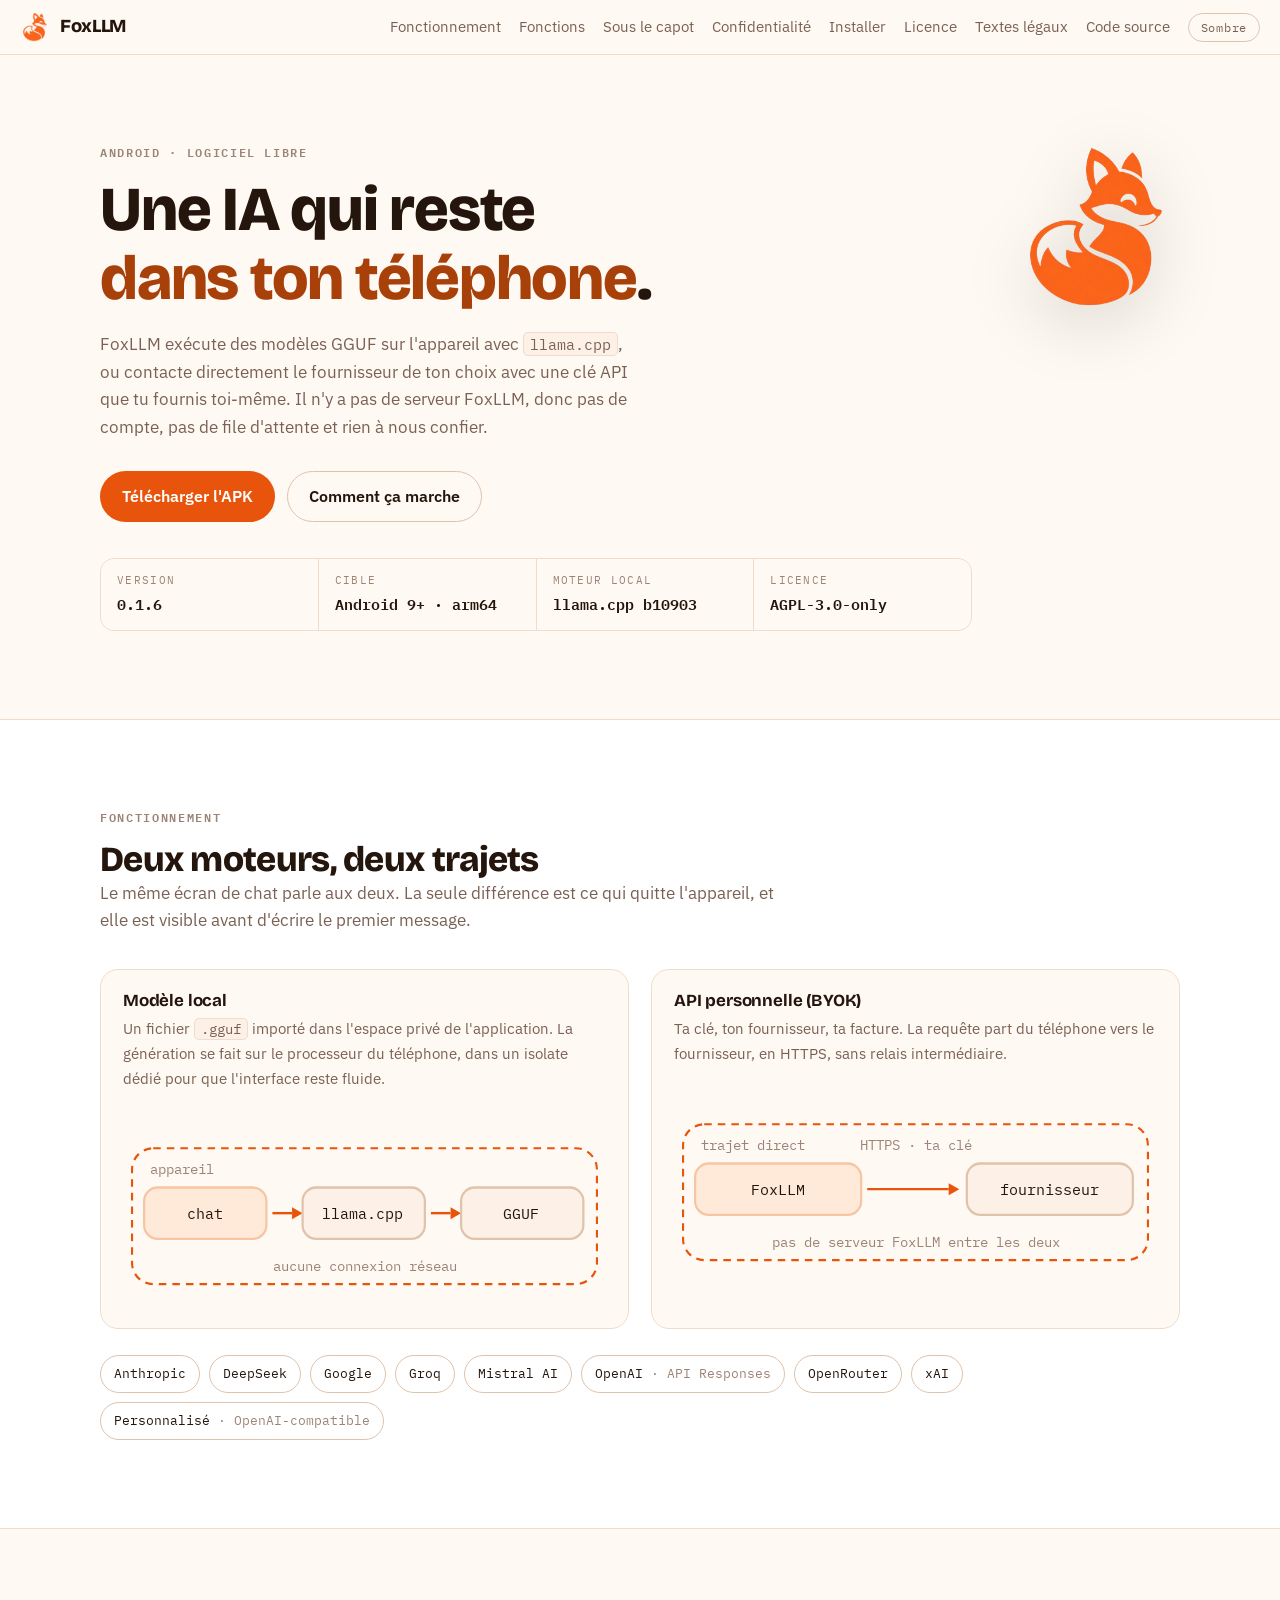
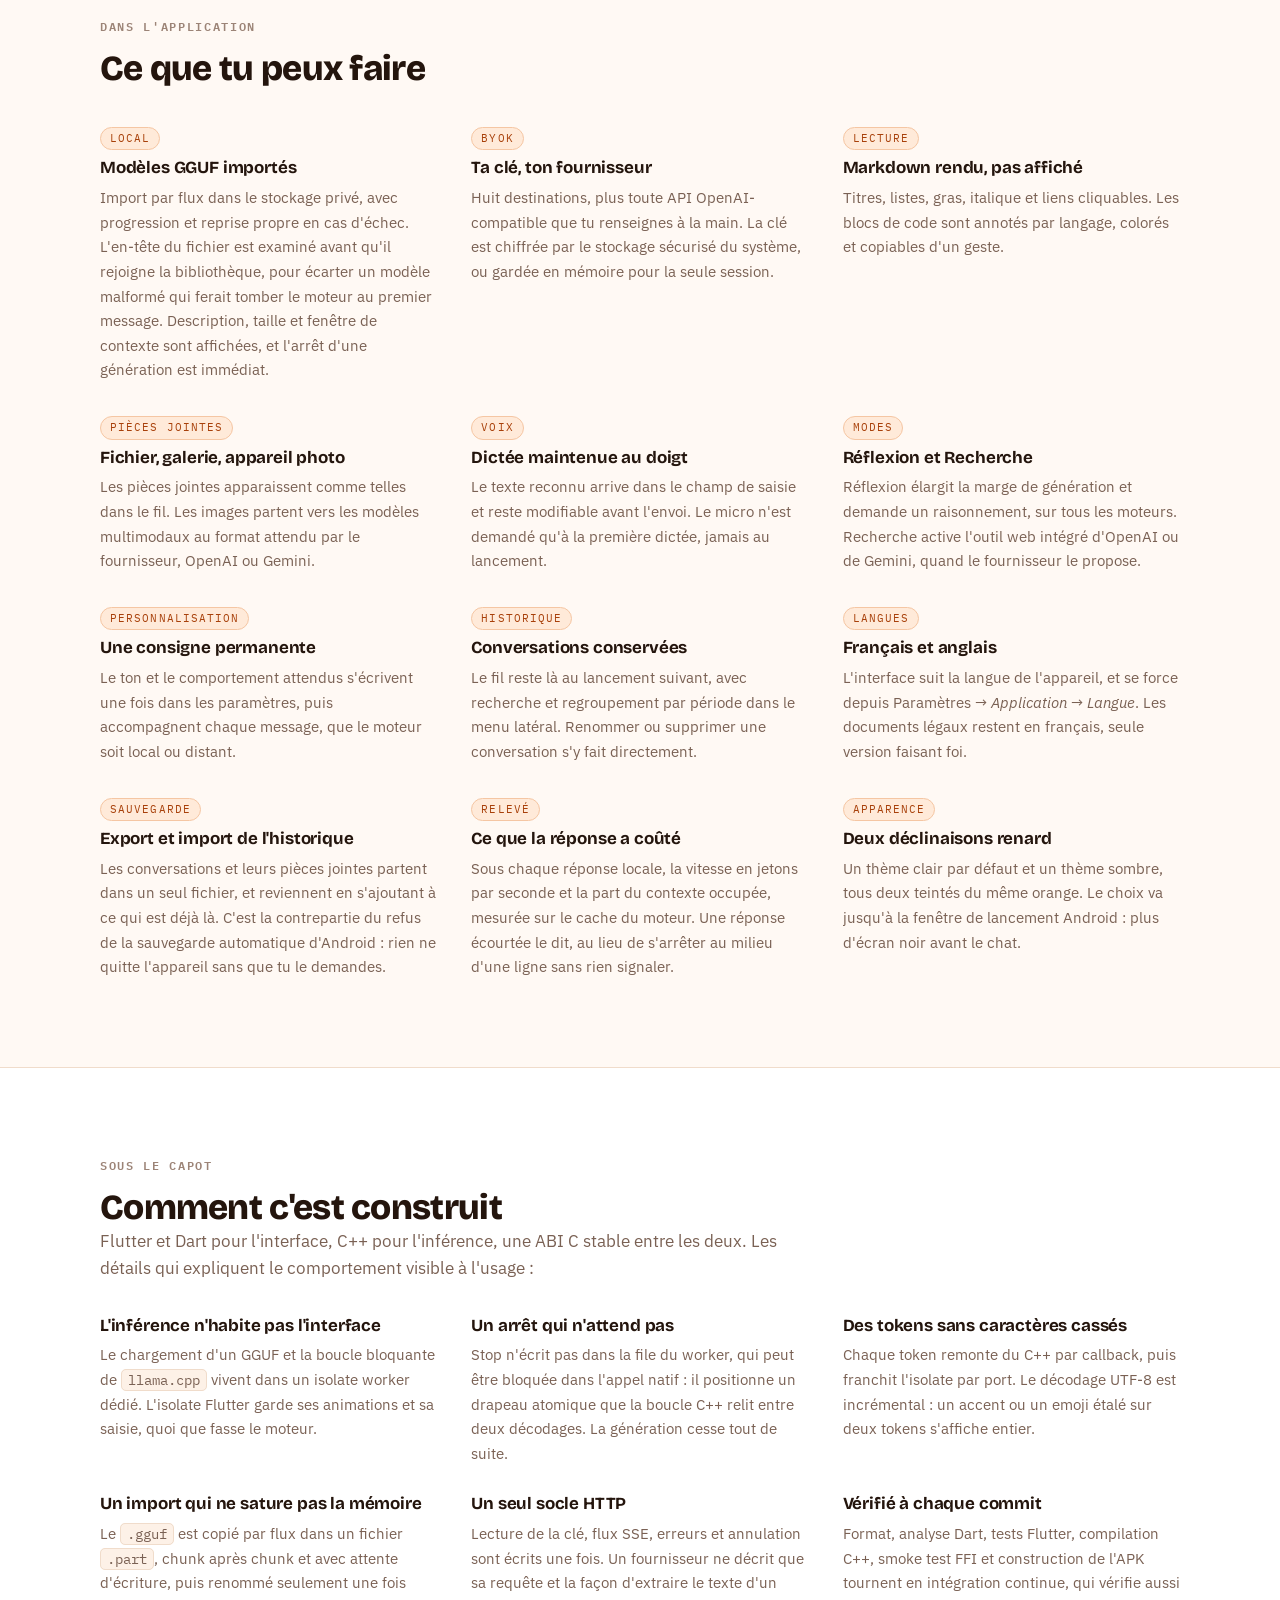
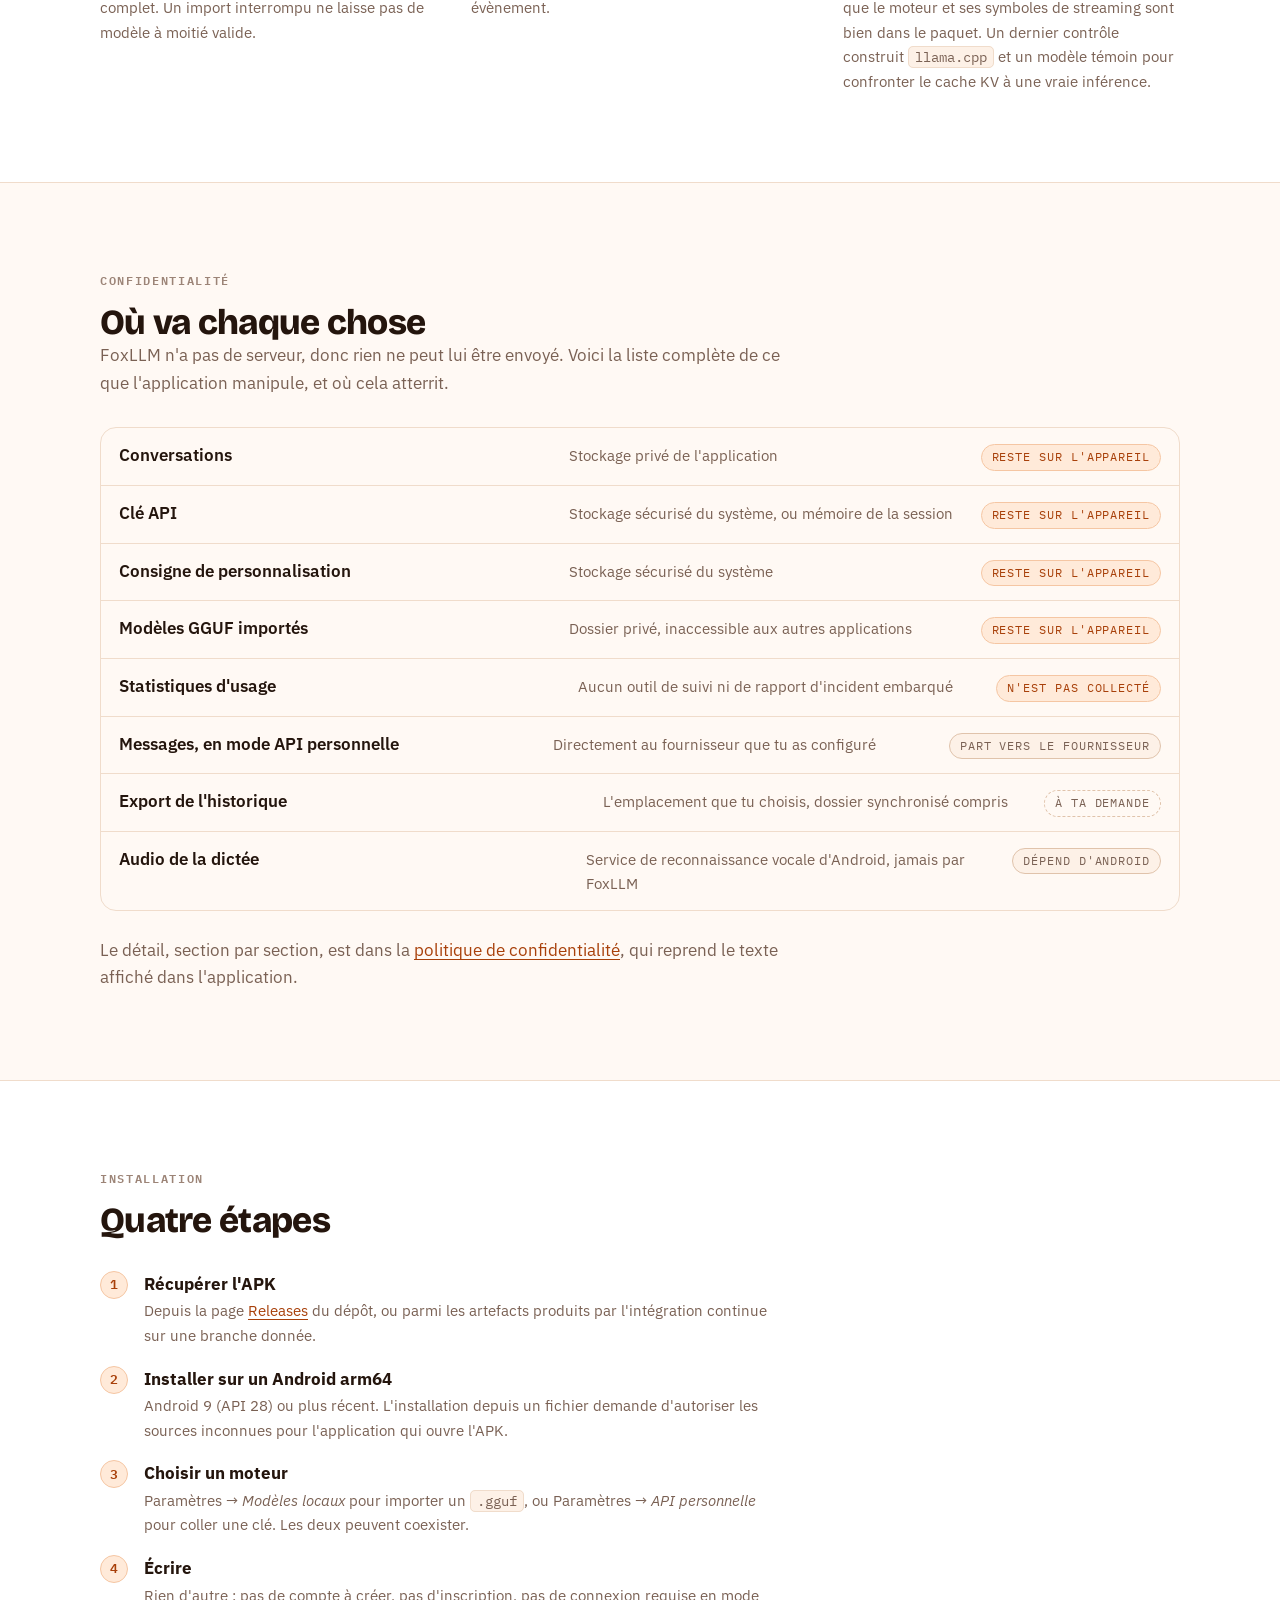
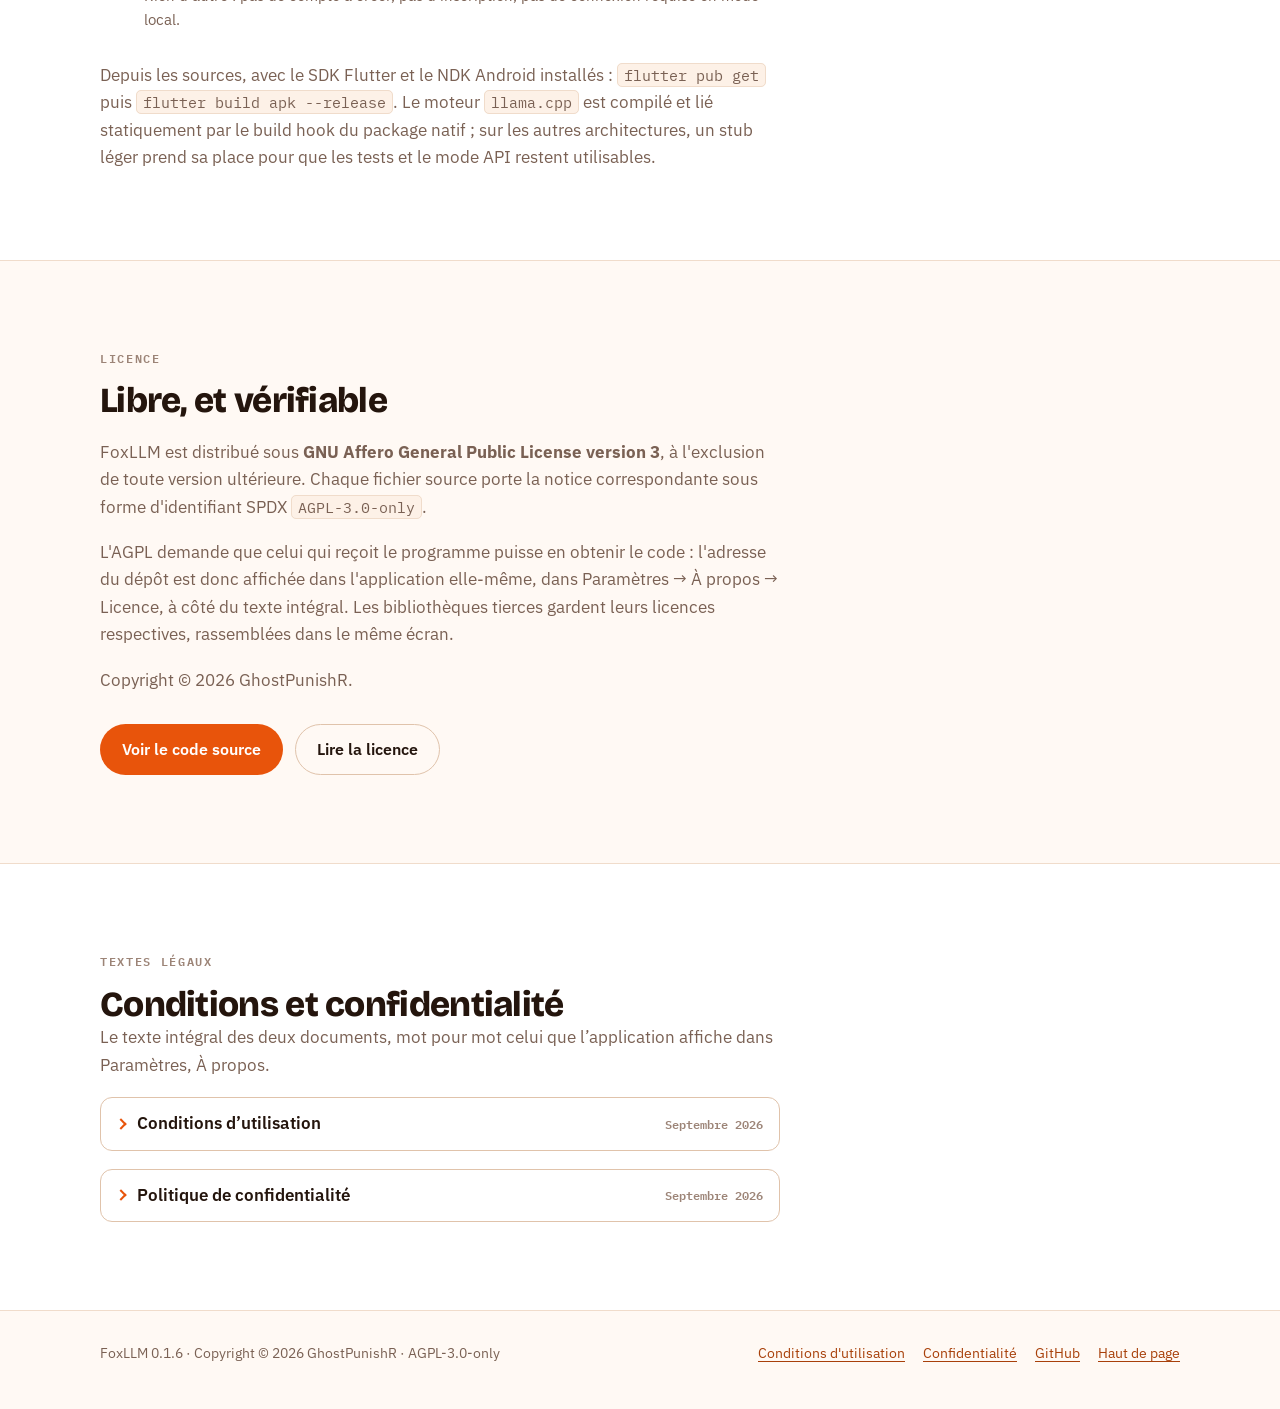
<file: docs/index.html>
<!DOCTYPE html>
<html lang="fr">
  <head>
    <meta charset="utf-8" />
    <meta name="viewport" content="width=device-width, initial-scale=1" />
    <title>FoxLLM, chat IA local pour Android</title>
    <meta
      name="description"
      content="FoxLLM exécute des modèles GGUF directement sur le téléphone, ou parle à ton fournisseur d'API avec ta propre clé. Sans serveur, sans compte, sous licence AGPL v3."
    />
    <link rel="icon" href="fox_logo.png" />
    <meta
      name="theme-color"
      media="(prefers-color-scheme: light)"
      content="#faf7f2"
    />
    <meta
      name="theme-color"
      media="(prefers-color-scheme: dark)"
      content="#0f0b08"
    />
    <meta property="og:type" content="website" />
    <meta property="og:title" content="FoxLLM, chat IA local pour Android" />
    <meta
      property="og:description"
      content="Modèles GGUF exécutés sur le téléphone, ou ta propre clé API. Aucun serveur FoxLLM sur le trajet."
    />
    <meta property="og:image" content="fox_logo.png" />
    <script>
      /* Appliqué avant le premier rendu pour éviter un clignotement de thème. */
      (function () {
        try {
          var saved = localStorage.getItem('foxllm-theme');
          if (saved === 'light' || saved === 'dark') {
            document.documentElement.setAttribute('data-theme', saved);
          }
        } catch (error) {}
      })();
    </script>
    <link rel="preconnect" href="https://fonts.googleapis.com" />
    <link rel="preconnect" href="https://fonts.gstatic.com" crossorigin />
    <link
      rel="stylesheet"
      href="https://fonts.googleapis.com/css2?family=Bricolage+Grotesque:opsz,wght@12..96,700;12..96,800&family=IBM+Plex+Mono:wght@400;600&family=IBM+Plex+Sans:wght@400;600&display=swap"
    />
    <style>
      /* Copyright © 2026 GhostPunishR
         SPDX-License-Identifier: AGPL-3.0-only
         Palette reprise de lib/core/theme/fox_palette.dart : le site et
         l'application montrent les mêmes couleurs. */

      :root {
        color-scheme: light;
        --ground: #fff9f4;
        --raised: #ffffff;
        --sunk: #fdf1e7;
        --ink: #24150d;
        --ink-soft: #7a6154;
        --ink-faint: #9c8477;
        --accent: #e8540b;
        --accent-ink: #a8400a;
        --accent-wash: #ffead9;
        --accent-rule: #f5c6a3;
        --rule: #f0dccb;
        --rule-strong: #e0c3ab;
        --on-accent: #ffffff;

        --display: "Bricolage Grotesque", "Trebuchet MS", sans-serif;
        --body: "IBM Plex Sans", "Segoe UI", system-ui, sans-serif;
        --mono: "IBM Plex Mono", ui-monospace, "Courier New", monospace;

        --spine: 68ch;
        --wide: 1080px;
      }

      @media (prefers-color-scheme: dark) {
        :root:not([data-theme="light"]) {
          color-scheme: dark;
          --ground: #0f0b08;
          --raised: #1a1310;
          --sunk: #241a15;
          --ink: #f7efe9;
          --ink-soft: #b9a79b;
          --ink-faint: #8e7c71;
          --accent: #fc6117;
          --accent-ink: #ff8a4c;
          --accent-wash: #33200f;
          --accent-rule: #5e3a1c;
          --rule: #2e231c;
          --rule-strong: #45332a;
          --on-accent: #1a0e07;
        }
      }

      :root[data-theme="dark"] {
        color-scheme: dark;
        --ground: #0f0b08;
        --raised: #1a1310;
        --sunk: #241a15;
        --ink: #f7efe9;
        --ink-soft: #b9a79b;
        --ink-faint: #8e7c71;
        --accent: #fc6117;
        --accent-ink: #ff8a4c;
        --accent-wash: #33200f;
        --accent-rule: #5e3a1c;
        --rule: #2e231c;
        --rule-strong: #45332a;
        --on-accent: #1a0e07;
      }

      *,
      *::before,
      *::after {
        box-sizing: border-box;
      }

      html {
        scroll-behavior: smooth;
      }

      body {
        margin: 0;
        background: var(--ground);
        color: var(--ink);
        font-family: var(--body);
        font-size: 17px;
        line-height: 1.62;
        -webkit-font-smoothing: antialiased;
      }

      @media (prefers-reduced-motion: reduce) {
        html {
          scroll-behavior: auto;
        }
        *,
        *::before,
        *::after {
          animation-duration: 0.01ms !important;
          transition-duration: 0.01ms !important;
        }
      }

      img {
        max-width: 100%;
        height: auto;
      }

      a {
        color: var(--accent-ink);
        text-decoration-thickness: 1px;
        text-underline-offset: 3px;
      }

      a:hover {
        color: var(--accent);
      }

      :focus-visible {
        outline: 2px solid var(--accent);
        outline-offset: 3px;
        border-radius: 4px;
      }

      h1,
      h2,
      h3 {
        font-family: var(--display);
        font-weight: 800;
        line-height: 1.1;
        letter-spacing: -0.02em;
        text-wrap: balance;
        margin: 0;
      }

      h1 {
        font-size: clamp(2.4rem, 7vw, 3.9rem);
      }

      h2 {
        font-size: clamp(1.6rem, 4.2vw, 2.2rem);
      }

      h3 {
        font-size: 1.06rem;
        font-weight: 700;
        letter-spacing: -0.01em;
      }

      p {
        margin: 0;
      }

      /* ---- ossature ---------------------------------------------------------- */

      .band {
        padding-inline: 20px;
        padding-block: clamp(52px, 9vw, 88px);
        border-top: 1px solid var(--rule);
      }

      .band--raised {
        background: var(--raised);
      }

      .band--first {
        border-top: 0;
      }

      .wrap {
        max-width: var(--wide);
        margin-inline: auto;
      }

      .spine {
        max-width: var(--spine);
      }

      .eyebrow {
        font-family: var(--mono);
        font-size: 0.74rem;
        font-weight: 600;
        letter-spacing: 0.14em;
        text-transform: uppercase;
        color: var(--ink-faint);
        margin: 0 0 14px;
      }

      .lede {
        color: var(--ink-soft);
        font-size: 1.06rem;
        max-width: var(--spine);
      }

      .stack {
        display: flex;
        flex-direction: column;
        gap: 18px;
      }

      .stack--tight {
        gap: 10px;
      }

      .stack--loose {
        gap: 34px;
      }

      /* ---- en-tête ----------------------------------------------------------- */

      .topbar {
        position: sticky;
        top: 0;
        z-index: 10;
        display: flex;
        align-items: center;
        gap: 18px;
        flex-wrap: wrap;
        padding: 12px 20px;
        background: color-mix(in srgb, var(--ground) 88%, transparent);
        backdrop-filter: blur(10px);
        border-bottom: 1px solid var(--rule);
      }

      .brand {
        display: flex;
        align-items: center;
        gap: 10px;
        font-family: var(--display);
        font-weight: 800;
        font-size: 1.15rem;
        letter-spacing: -0.02em;
        color: var(--ink);
        text-decoration: none;
      }

      .brand img {
        width: 30px;
        height: 30px;
      }

      .topnav {
        display: flex;
        align-items: center;
        gap: 4px 18px;
        flex-wrap: wrap;
        margin-inline-start: auto;
        font-size: 0.94rem;
      }

      /* La section en cours de lecture se marque dans la barre : sur une page
         de cette longueur, savoir où l'on est vaut mieux qu'un fil d'Ariane
         qu'il faudrait lire. */
      .topnav a[aria-current="true"] {
        color: var(--accent);
        font-weight: 600;
      }

      /* La barre est collante : sans cette marge, une ancre dépose le titre
         visé derrière elle. La hauteur réelle est mesurée au chargement, la
         valeur ici n'est qu'un repli. */
      [id] {
        scroll-margin-top: calc(var(--bar, 64px) + 16px);
      }

      /* La bande qu'une ancre vient d'atteindre se signale un instant, sinon
         rien ne distingue un saut réussi d'un saut manqué. */
      .band:target {
        box-shadow: inset 3px 0 0 var(--accent);
      }

      .legal:target > summary {
        border-color: var(--accent);
      }

      .topnav a {
        color: var(--ink-soft);
        text-decoration: none;
      }

      .topnav a:hover {
        color: var(--accent);
      }

      .theme-toggle {
        display: inline-flex;
        align-items: center;
        gap: 7px;
        padding: 6px 12px;
        font-family: var(--mono);
        font-size: 0.76rem;
        letter-spacing: 0.06em;
        color: var(--ink-soft);
        background: transparent;
        border: 1px solid var(--rule-strong);
        border-radius: 999px;
        cursor: pointer;
      }

      .theme-toggle:hover {
        color: var(--accent);
        border-color: var(--accent-rule);
      }

      /* ---- héros ------------------------------------------------------------- */

      .hero {
        display: grid;
        grid-template-columns: minmax(0, 1fr) auto;
        gap: 40px;
        align-items: start;
      }

      .hero__mark {
        width: clamp(96px, 16vw, 168px);
        height: auto;
        filter: drop-shadow(0 14px 34px rgb(0 0 0 / 0.16));
      }

      .hero h1 {
        margin-bottom: 18px;
      }

      .hero__claim {
        color: var(--accent-ink);
      }

      .hero p {
        max-width: 54ch;
      }

      .cta-row {
        display: flex;
        flex-wrap: wrap;
        gap: 12px;
        margin-top: 30px;
      }

      .button {
        display: inline-flex;
        align-items: center;
        gap: 9px;
        padding: 12px 21px;
        border-radius: 999px;
        font-weight: 600;
        font-size: 0.97rem;
        text-decoration: none;
        border: 1px solid transparent;
      }

      .button--solid {
        background: var(--accent);
        color: var(--on-accent);
      }

      .button--solid:hover {
        color: var(--on-accent);
        filter: brightness(1.07);
      }

      .button--ghost {
        border-color: var(--rule-strong);
        color: var(--ink);
      }

      .button--ghost:hover {
        border-color: var(--accent-rule);
        color: var(--accent);
      }

      /* Fiche technique : les chiffres réels du moteur, à la façon d'un cartouche
         de firmware plutôt que d'un argumentaire. */
      .specsheet {
        margin: 36px 0 0;
        display: grid;
        grid-template-columns: repeat(auto-fit, minmax(150px, 1fr));
        gap: 1px;
        background: var(--rule);
        border: 1px solid var(--rule);
        border-radius: 14px;
        overflow: hidden;
      }

      .specsheet div {
        background: var(--ground);
        padding: 13px 16px;
      }

      /* Le navigateur retrait les <dd> : la fiche technique aligne tout à gauche. */
      .specsheet dd {
        margin-inline-start: 0;
      }

      .band--raised .specsheet div {
        background: var(--raised);
      }

      .specsheet dt,
      .spec__key {
        font-family: var(--mono);
        font-size: 0.68rem;
        letter-spacing: 0.12em;
        text-transform: uppercase;
        color: var(--ink-faint);
      }

      .spec__value {
        font-family: var(--mono);
        font-size: 0.92rem;
        font-weight: 600;
        color: var(--ink);
        margin-top: 3px;
        overflow-wrap: anywhere;
      }

      /* ---- schéma des flux --------------------------------------------------- */

      .flows {
        display: grid;
        grid-template-columns: repeat(auto-fit, minmax(310px, 1fr));
        gap: 22px;
        margin-top: 34px;
      }

      .flow {
        border: 1px solid var(--rule);
        border-radius: 18px;
        padding: 22px;
        background: var(--raised);
      }

      .band--raised .flow {
        background: var(--ground);
      }

      .flow h3 {
        margin-bottom: 6px;
      }

      .flow p {
        color: var(--ink-soft);
        font-size: 0.95rem;
      }

      .flow svg {
        width: 100%;
        height: auto;
        margin: 16px 0 4px;
        display: block;
      }

      .svg-box {
        fill: var(--sunk);
        stroke: var(--rule-strong);
        stroke-width: 1.5;
      }

      .svg-box--accent {
        fill: var(--accent-wash);
        stroke: var(--accent-rule);
      }

      .svg-label {
        font-family: var(--mono);
        font-size: 10px;
        fill: var(--ink);
      }

      .svg-note {
        font-family: var(--mono);
        font-size: 9px;
        fill: var(--ink-faint);
      }

      .svg-arrow {
        stroke: var(--accent);
        stroke-width: 1.6;
        fill: none;
      }

      .svg-arrow-head {
        fill: var(--accent);
      }

      .svg-fence {
        fill: none;
        stroke: var(--accent);
        stroke-width: 1.4;
        stroke-dasharray: 5 4;
      }

      /* ---- fonctionnalités --------------------------------------------------- */

      .features {
        display: grid;
        grid-template-columns: repeat(auto-fit, minmax(260px, 1fr));
        gap: 30px 34px;
        margin-top: 34px;
      }

      .feature h3 {
        margin-bottom: 7px;
      }

      .feature p {
        color: var(--ink-soft);
        font-size: 0.95rem;
      }

      .feature__tag {
        display: inline-block;
        font-family: var(--mono);
        font-size: 0.68rem;
        letter-spacing: 0.1em;
        text-transform: uppercase;
        color: var(--accent-ink);
        background: var(--accent-wash);
        border: 1px solid var(--accent-rule);
        border-radius: 999px;
        padding: 2px 9px;
        margin-bottom: 9px;
      }

      /* ---- registre de confidentialité --------------------------------------- */

      .ledger {
        margin-top: 30px;
        border: 1px solid var(--rule);
        border-radius: 16px;
        overflow: hidden;
      }

      .ledger__row {
        display: grid;
        grid-template-columns: minmax(0, 1.1fr) minmax(0, 1fr) auto;
        gap: 4px 18px;
        align-items: baseline;
        padding: 14px 18px;
        border-top: 1px solid var(--rule);
      }

      .ledger__row:first-child {
        border-top: 0;
      }

      .ledger__what {
        font-weight: 600;
      }

      .ledger__where {
        color: var(--ink-soft);
        font-size: 0.93rem;
      }

      .verdict {
        font-family: var(--mono);
        font-size: 0.72rem;
        letter-spacing: 0.08em;
        text-transform: uppercase;
        padding: 3px 10px;
        border-radius: 999px;
        white-space: nowrap;
        justify-self: start;
      }

      .verdict--stays {
        color: var(--accent-ink);
        background: var(--accent-wash);
        border: 1px solid var(--accent-rule);
      }

      .verdict--leaves {
        color: var(--ink-soft);
        background: var(--sunk);
        border: 1px solid var(--rule-strong);
      }

      /* Un geste que l'utilisateur déclenche lui-même : l'application ne le retient
         pas, et ne l'envoie nulle part de sa propre initiative. Le trait discontinu
         dit cette troisième situation sans emprunter la couleur des deux autres. */
      .verdict--asked {
        color: var(--ink-soft);
        background: transparent;
        border: 1px dashed var(--rule-strong);
      }

      @media (max-width: 620px) {
        .ledger__row {
          grid-template-columns: minmax(0, 1fr);
        }
      }

      /* ---- fournisseurs ------------------------------------------------------ */

      .providers {
        display: flex;
        flex-wrap: wrap;
        gap: 9px;
        margin-top: 26px;
      }

      .provider {
        font-family: var(--mono);
        font-size: 0.84rem;
        padding: 7px 13px;
        border: 1px solid var(--rule-strong);
        border-radius: 999px;
        color: var(--ink);
      }

      .provider span {
        color: var(--ink-faint);
      }

      /* ---- étapes ------------------------------------------------------------ */

      .steps {
        counter-reset: step;
        list-style: none;
        padding: 0;
        margin: 30px 0 0;
        display: grid;
        gap: 18px;
        max-width: var(--spine);
      }

      .steps li {
        counter-increment: step;
        display: grid;
        grid-template-columns: auto minmax(0, 1fr);
        gap: 16px;
        align-items: start;
      }

      .steps li::before {
        content: counter(step);
        font-family: var(--mono);
        font-size: 0.82rem;
        font-weight: 600;
        color: var(--accent-ink);
        background: var(--accent-wash);
        border: 1px solid var(--accent-rule);
        border-radius: 999px;
        width: 28px;
        height: 28px;
        display: grid;
        place-items: center;
      }

      .steps strong {
        display: block;
      }

      .steps p {
        color: var(--ink-soft);
        font-size: 0.95rem;
      }

      code {
        font-family: var(--mono);
        font-size: 0.9em;
        background: var(--sunk);
        border: 1px solid var(--rule);
        border-radius: 5px;
        padding: 1px 6px;
        overflow-wrap: anywhere;
      }

      /* ---- documents légaux -------------------------------------------------- */

      .legal {
        max-width: var(--spine);
      }

      /* Les documents légaux sont devenus des sections de la page d'accueil. Leur
         titre est celui de la bande, comme partout ailleurs ; seules leurs propres
         sections vivent ici, descendues d'un cran pour que la page garde un seul
         `h1`. Le bloc n'emporte pas de marge automatique : il s'aligne à gauche
         avec le reste de la bande, au lieu de se centrer tout seul. */
      /* Un dépliant, pas un mur : les deux documents pesaient la moitié de la page
   et repoussaient le pied hors de portée. Le texte reste dans la page, à un
   geste de lecture, et l'ancre qui le vise l'ouvre. */
.legal {
        margin-top: 18px;
      }

      .legal > summary {
        cursor: pointer;
        display: flex;
        align-items: center;
        gap: 12px;
        padding: 12px 16px;
        border: 1px solid var(--rule-strong);
        border-radius: 12px;
        background: var(--raised);
        color: var(--ink);
        font-weight: 600;
        list-style: none;
        transition: border-color 0.15s ease, color 0.15s ease;
      }

      .legal > summary::-webkit-details-marker {
        display: none;
      }

      /* Le chevron tourne quand le dépliant s'ouvre : c'est le seul indice
         qui dise dans quel sens l'action va. */
      .legal > summary::before {
        content: "";
        width: 8px;
        height: 8px;
        border-right: 2px solid var(--accent);
        border-bottom: 2px solid var(--accent);
        transform: rotate(-45deg);
        transition: transform 0.18s ease;
      }

      .legal[open] > summary::before {
        transform: rotate(45deg);
      }

      .legal > summary:hover {
        border-color: var(--accent);
        color: var(--accent);
      }

      /* La date pousse au bout de la rangée : elle date le document, elle ne
         le nomme pas. */
      .legal > summary .updated {
        margin-top: 0;
        margin-inline-start: auto;
        text-align: end;
      }

      .legal section {
        margin-top: 34px;
      }

      .legal h3 {
        font-size: 1.25rem;
        margin-bottom: 10px;
      }

      .legal p + p {
        margin-top: 12px;
      }

      .legal p {
        color: var(--ink-soft);
      }

      .updated {
        font-family: var(--mono);
        font-size: 0.78rem;
        color: var(--ink-faint);
        /* Le titre de bande n'a pas de marge basse : la date la porte elle-même,
           sinon elle se colle au titre qu'elle date. */
        margin-top: 12px;
      }

      /* ---- pied -------------------------------------------------------------- */

      .foot {
        border-top: 1px solid var(--rule);
        padding: 30px 20px 44px;
        color: var(--ink-soft);
        font-size: 0.9rem;
      }

      .foot__inner {
        max-width: var(--wide);
        margin-inline: auto;
        display: flex;
        flex-wrap: wrap;
        gap: 10px 26px;
        align-items: baseline;
      }

      .foot nav {
        display: flex;
        flex-wrap: wrap;
        gap: 18px;
        margin-inline-start: auto;
      }

      @media (max-width: 720px) {
        .hero {
          grid-template-columns: minmax(0, 1fr);
          gap: 24px;
        }
        .hero__mark {
          order: -1;
        }
        .topnav {
          flex-wrap: nowrap;
          gap: 16px;
          /* Indispensable pour qu'un enfant flexible accepte de rétrécir en
             dessous de la largeur de son contenu, et donc de défiler. */
          min-width: 0;
          overflow-x: auto;
          scrollbar-width: none;
          padding-block: 4px;
        }

        .topnav::-webkit-scrollbar {
          display: none;
        }

        .topnav a {
          white-space: nowrap;
        }

        .topbar {
          flex-wrap: nowrap;
          gap: 12px;
        }

        /* Seuls les liens rétrécissent et défilent. Sans cela, le nom du
           projet et la bascule se comprimaient aussi, et leur texte passait
           sous celui du voisin. */
        .brand,
        .theme-toggle {
          flex: 0 0 auto;
        }

        /* Un voile à droite dit qu'il reste des liens au delà du bord, ce
           qu'une liste coupée net ne dit pas. */
        .topnav {
          mask-image: linear-gradient(
            to right,
            #000 calc(100% - 28px),
            transparent
          );
        }
      }
    </style>
  </head>
  <body id="haut">
    <header class="topbar">
      <a class="brand" href="./">
        <img src="fox_logo.png" alt="" width="30" height="30" />
        FoxLLM
      </a>
      <nav class="topnav" aria-label="Sections">
        <a href="#fonctionnement">Fonctionnement</a>
        <a href="#fonctions">Fonctions</a>
        <a href="#technique">Sous le capot</a>
        <a href="#confidentialite">Confidentialité</a>
        <a href="#installer">Installer</a>
        <a href="#licence">Licence</a>
        <a href="#legal">Textes légaux</a>
        <a href="https://github.com/GhostPunishR/FoxLLM">Code source</a>
      </nav>
      <button class="theme-toggle" id="theme-toggle" type="button">
        <span data-theme-label>Sombre</span>
      </button>
    </header>

    <main>
      <section class="band band--first">
        <div class="wrap hero">
          <div>
            <p class="eyebrow">Android · logiciel libre</p>
            <h1>
              Une IA qui reste
              <span class="hero__claim">dans ton téléphone</span>.
            </h1>
            <p class="lede">
              FoxLLM exécute des modèles GGUF sur l'appareil avec
              <code>llama.cpp</code>, ou contacte directement le fournisseur de
              ton choix avec une clé API que tu fournis toi-même. Il n'y a pas
              de serveur FoxLLM, donc pas de compte, pas de file d'attente et
              rien à nous confier.
            </p>
            <div class="cta-row">
              <a
                class="button button--solid"
                href="https://github.com/GhostPunishR/FoxLLM/releases"
                >Télécharger l'APK</a
              >
              <a class="button button--ghost" href="#fonctionnement"
                >Comment ça marche</a
              >
            </div>
            <dl class="specsheet">
              <div>
                <dt>Version</dt>
                <dd class="spec__value">0.1.6</dd>
              </div>
              <div>
                <dt>Cible</dt>
                <dd class="spec__value">Android 9+ · arm64</dd>
              </div>
              <div>
                <dt>Moteur local</dt>
                <dd class="spec__value">llama.cpp b10903</dd>
              </div>
              <div>
                <dt>Licence</dt>
                <dd class="spec__value">AGPL-3.0-only</dd>
              </div>
            </dl>
          </div>
          <img
            class="hero__mark"
            src="fox_logo.png"
            alt="Logo de FoxLLM : une tête de renard orange"
            width="576"
            height="576"
          />
        </div>
      </section>

      <section class="band band--raised" id="fonctionnement">
        <div class="wrap">
          <p class="eyebrow">Fonctionnement</p>
          <h2>Deux moteurs, deux trajets</h2>
          <p class="lede">
            Le même écran de chat parle aux deux. La seule différence est ce qui
            quitte l'appareil, et elle est visible avant d'écrire le premier
            message.
          </p>

          <div class="flows">
            <article class="flow">
              <h3>Modèle local</h3>
              <p>
                Un fichier <code>.gguf</code> importé dans l'espace privé de
                l'application. La génération se fait sur le processeur du
                téléphone, dans un isolate dédié pour que l'interface reste
                fluide.
              </p>
              <svg viewBox="0 0 320 130" role="img" aria-label="Le chat, llama.cpp et le modèle GGUF sont tous sur l'appareil ; aucune connexion réseau n'est utilisée.">
                <rect class="svg-fence" x="6" y="28" width="308" height="90" rx="14" />
                <text class="svg-note" x="18" y="45">appareil</text>
                <rect class="svg-box svg-box--accent" x="14" y="54" width="81" height="34" rx="9" />
                <text class="svg-label" x="54" y="75" text-anchor="middle">chat</text>
                <path class="svg-arrow" d="M99 71 H112" />
                <polygon class="svg-arrow-head" points="112,67 119,71 112,75" />
                <rect class="svg-box" x="119" y="54" width="81" height="34" rx="9" />
                <text class="svg-label" x="159" y="75" text-anchor="middle">llama.cpp</text>
                <path class="svg-arrow" d="M204 71 H217" />
                <polygon class="svg-arrow-head" points="217,67 224,71 217,75" />
                <rect class="svg-box" x="224" y="54" width="81" height="34" rx="9" />
                <text class="svg-label" x="264" y="75" text-anchor="middle">GGUF</text>
                <text class="svg-note" x="160" y="109" text-anchor="middle">
                  aucune connexion réseau
                </text>
              </svg>
            </article>

            <article class="flow">
              <h3>API personnelle (BYOK)</h3>
              <p>
                Ta clé, ton fournisseur, ta facture. La requête part du
                téléphone vers le fournisseur, en HTTPS, sans relais
                intermédiaire.
              </p>
              <svg viewBox="0 0 320 130" role="img" aria-label="FoxLLM reste sur l'appareil et contacte directement le fournisseur d'API en HTTPS ; aucun serveur FoxLLM n'est sur le trajet.">
                <rect class="svg-fence" x="6" y="28" width="308" height="90" rx="14" />
                <text class="svg-note" x="18" y="45">trajet direct</text>
                <rect class="svg-box svg-box--accent" x="14" y="54" width="110" height="34" rx="9" />
                <text class="svg-label" x="69" y="75" text-anchor="middle">FoxLLM</text>
                <text class="svg-note" x="160" y="45" text-anchor="middle">HTTPS · ta clé</text>
                <path class="svg-arrow" d="M128 71 H182" />
                <polygon class="svg-arrow-head" points="182,67 189,71 182,75" />
                <rect class="svg-box" x="194" y="54" width="110" height="34" rx="9" />
                <text class="svg-label" x="249" y="75" text-anchor="middle">fournisseur</text>
                <text class="svg-note" x="160" y="109" text-anchor="middle">
                  pas de serveur FoxLLM entre les deux
                </text>
              </svg>
            </article>
          </div>

          <div class="providers">
            <span class="provider">Anthropic</span>
            <span class="provider">DeepSeek</span>
            <span class="provider">Google</span>
            <span class="provider">Groq</span>
            <span class="provider">Mistral AI</span>
            <span class="provider">OpenAI <span>· API Responses</span></span>
            <span class="provider">OpenRouter</span>
            <span class="provider">xAI</span>
            <span class="provider">Personnalisé <span>· OpenAI-compatible</span></span>
          </div>
        </div>
      </section>

      <section class="band" id="fonctions">
        <div class="wrap">
          <p class="eyebrow">Dans l'application</p>
          <h2>Ce que tu peux faire</h2>

          <div class="features">
            <article class="feature">
              <span class="feature__tag">Local</span>
              <h3>Modèles GGUF importés</h3>
              <p>
                Import par flux dans le stockage privé, avec progression et
                reprise propre en cas d'échec. L'en-tête du fichier est examiné
                avant qu'il rejoigne la bibliothèque, pour écarter un modèle
                malformé qui ferait tomber le moteur au premier message.
                Description, taille et fenêtre de contexte sont affichées, et
                l'arrêt d'une génération est immédiat.
              </p>
            </article>
            <article class="feature">
              <span class="feature__tag">BYOK</span>
              <h3>Ta clé, ton fournisseur</h3>
              <p>
                Huit destinations, plus toute API OpenAI-compatible que tu
                renseignes à la main. La clé est chiffrée par le stockage
                sécurisé du système, ou gardée en mémoire pour la seule session.
              </p>
            </article>
            <article class="feature">
              <span class="feature__tag">Lecture</span>
              <h3>Markdown rendu, pas affiché</h3>
              <p>
                Titres, listes, gras, italique et liens cliquables. Les blocs de
                code sont annotés par langage, colorés et copiables d'un geste.
              </p>
            </article>
            <article class="feature">
              <span class="feature__tag">Pièces jointes</span>
              <h3>Fichier, galerie, appareil photo</h3>
              <p>
                Les pièces jointes apparaissent comme telles dans le fil. Les
                images partent vers les modèles multimodaux au format attendu
                par le fournisseur, OpenAI ou Gemini.
              </p>
            </article>
            <article class="feature">
              <span class="feature__tag">Voix</span>
              <h3>Dictée maintenue au doigt</h3>
              <p>
                Le texte reconnu arrive dans le champ de saisie et reste
                modifiable avant l'envoi. Le micro n'est demandé qu'à la
                première dictée, jamais au lancement.
              </p>
            </article>
            <article class="feature">
              <span class="feature__tag">Modes</span>
              <h3>Réflexion et Recherche</h3>
              <p>
                Réflexion élargit la marge de génération et demande un
                raisonnement, sur tous les moteurs. Recherche active l'outil web
                intégré d'OpenAI ou de Gemini, quand le fournisseur le propose.
              </p>
            </article>
            <article class="feature">
              <span class="feature__tag">Personnalisation</span>
              <h3>Une consigne permanente</h3>
              <p>
                Le ton et le comportement attendus s'écrivent une fois dans les
                paramètres, puis accompagnent chaque message, que le moteur soit
                local ou distant.
              </p>
            </article>
            <article class="feature">
              <span class="feature__tag">Historique</span>
              <h3>Conversations conservées</h3>
              <p>
                Le fil reste là au lancement suivant, avec recherche et
                regroupement par période dans le menu latéral. Renommer ou
                supprimer une conversation s'y fait directement.
              </p>
            </article>
            <article class="feature">
              <span class="feature__tag">Langues</span>
              <h3>Français et anglais</h3>
              <p>
                L'interface suit la langue de l'appareil, et se force depuis
                Paramètres → <em>Application</em> → <em>Langue</em>. Les
                documents légaux restent en français, seule version faisant
                foi.
              </p>
            </article>
            <article class="feature">
              <span class="feature__tag">Sauvegarde</span>
              <h3>Export et import de l'historique</h3>
              <p>
                Les conversations et leurs pièces jointes partent dans un seul
                fichier, et reviennent en s'ajoutant à ce qui est déjà là.
                C'est la contrepartie du refus de la sauvegarde automatique
                d'Android : rien ne quitte l'appareil sans que tu le demandes.
              </p>
            </article>
            <article class="feature">
              <span class="feature__tag">Relevé</span>
              <h3>Ce que la réponse a coûté</h3>
              <p>
                Sous chaque réponse locale, la vitesse en jetons par seconde et
                la part du contexte occupée, mesurée sur le cache du moteur.
                Une réponse écourtée le dit, au lieu de s'arrêter au milieu
                d'une ligne sans rien signaler.
              </p>
            </article>
            <article class="feature">
              <span class="feature__tag">Apparence</span>
              <h3>Deux déclinaisons renard</h3>
              <p>
                Un thème clair par défaut et un thème sombre, tous deux teintés
                du même orange. Le choix va jusqu'à la fenêtre de lancement
                Android : plus d'écran noir avant le chat.
              </p>
            </article>
          </div>
        </div>
      </section>

      <section class="band band--raised" id="technique">
        <div class="wrap">
          <p class="eyebrow">Sous le capot</p>
          <h2>Comment c'est construit</h2>
          <p class="lede">
            Flutter et Dart pour l'interface, C++ pour l'inférence, une ABI C
            stable entre les deux. Les détails qui expliquent le comportement
            visible à l'usage&nbsp;:
          </p>

          <div class="features">
            <article class="feature">
              <h3>L'inférence n'habite pas l'interface</h3>
              <p>
                Le chargement d'un GGUF et la boucle bloquante de
                <code>llama.cpp</code> vivent dans un isolate worker dédié.
                L'isolate Flutter garde ses animations et sa saisie, quoi que
                fasse le moteur.
              </p>
            </article>
            <article class="feature">
              <h3>Un arrêt qui n'attend pas</h3>
              <p>
                Stop n'écrit pas dans la file du worker, qui peut être bloquée
                dans l'appel natif : il positionne un drapeau atomique que la
                boucle C++ relit entre deux décodages. La génération cesse tout
                de suite.
              </p>
            </article>
            <article class="feature">
              <h3>Des tokens sans caractères cassés</h3>
              <p>
                Chaque token remonte du C++ par callback, puis franchit
                l'isolate par port. Le décodage UTF-8 est incrémental : un
                accent ou un emoji étalé sur deux tokens s'affiche entier.
              </p>
            </article>
            <article class="feature">
              <h3>Un import qui ne sature pas la mémoire</h3>
              <p>
                Le <code>.gguf</code> est copié par flux dans un fichier
                <code>.part</code>, chunk après chunk et avec attente d'écriture,
                puis renommé seulement une fois complet. Un import interrompu ne
                laisse pas de modèle à moitié valide.
              </p>
            </article>
            <article class="feature">
              <h3>Un seul socle HTTP</h3>
              <p>
                Lecture de la clé, flux SSE, erreurs et annulation sont écrits
                une fois. Un fournisseur ne décrit que sa requête et la façon
                d'extraire le texte d'un évènement.
              </p>
            </article>
            <article class="feature">
              <h3>Vérifié à chaque commit</h3>
              <p>
                Format, analyse Dart, tests Flutter, compilation C++, smoke test
                FFI et construction de l'APK tournent en intégration continue,
                qui vérifie aussi que le moteur et ses symboles de streaming
                sont bien dans le paquet. Un dernier contrôle construit
                <code>llama.cpp</code> et un modèle témoin pour confronter le
                cache KV à une vraie inférence.
              </p>
            </article>
          </div>
        </div>
      </section>

      <section class="band" id="confidentialite">
        <div class="wrap">
          <p class="eyebrow">Confidentialité</p>
          <h2>Où va chaque chose</h2>
          <p class="lede">
            FoxLLM n'a pas de serveur, donc rien ne peut lui être envoyé. Voici
            la liste complète de ce que l'application manipule, et où cela
            atterrit.
          </p>

          <div class="ledger">
            <div class="ledger__row">
              <span class="ledger__what">Conversations</span>
              <span class="ledger__where">Stockage privé de l'application</span>
              <span class="verdict verdict--stays">reste sur l'appareil</span>
            </div>
            <div class="ledger__row">
              <span class="ledger__what">Clé API</span>
              <span class="ledger__where"
                >Stockage sécurisé du système, ou mémoire de la session</span
              >
              <span class="verdict verdict--stays">reste sur l'appareil</span>
            </div>
            <div class="ledger__row">
              <span class="ledger__what">Consigne de personnalisation</span>
              <span class="ledger__where">Stockage sécurisé du système</span>
              <span class="verdict verdict--stays">reste sur l'appareil</span>
            </div>
            <div class="ledger__row">
              <span class="ledger__what">Modèles GGUF importés</span>
              <span class="ledger__where"
                >Dossier privé, inaccessible aux autres applications</span
              >
              <span class="verdict verdict--stays">reste sur l'appareil</span>
            </div>
            <div class="ledger__row">
              <span class="ledger__what">Statistiques d'usage</span>
              <span class="ledger__where"
                >Aucun outil de suivi ni de rapport d'incident embarqué</span
              >
              <span class="verdict verdict--stays">n'est pas collecté</span>
            </div>
            <div class="ledger__row">
              <span class="ledger__what">Messages, en mode API personnelle</span>
              <span class="ledger__where"
                >Directement au fournisseur que tu as configuré</span
              >
              <span class="verdict verdict--leaves">part vers le fournisseur</span>
            </div>
            <div class="ledger__row">
              <span class="ledger__what">Export de l'historique</span>
              <span class="ledger__where"
                >L'emplacement que tu choisis, dossier synchronisé compris</span
              >
              <span class="verdict verdict--asked">à ta demande</span>
            </div>
            <div class="ledger__row">
              <span class="ledger__what">Audio de la dictée</span>
              <span class="ledger__where"
                >Service de reconnaissance vocale d'Android, jamais par
                FoxLLM</span
              >
              <span class="verdict verdict--leaves">dépend d'Android</span>
            </div>
          </div>

          <p class="lede" style="margin-top: 26px">
            Le détail, section par section, est dans la
            <a href="#politique">politique de confidentialité</a>,
            qui reprend le texte affiché dans l'application.
          </p>
        </div>
      </section>

      <section class="band band--raised" id="installer">
        <div class="wrap">
          <p class="eyebrow">Installation</p>
          <h2>Quatre étapes</h2>

          <ol class="steps">
            <li>
              <div>
                <strong>Récupérer l'APK</strong>
                <p>
                  Depuis la page
                  <a href="https://github.com/GhostPunishR/FoxLLM/releases"
                    >Releases</a
                  >
                  du dépôt, ou parmi les artefacts produits par l'intégration
                  continue sur une branche donnée.
                </p>
              </div>
            </li>
            <li>
              <div>
                <strong>Installer sur un Android arm64</strong>
                <p>
                  Android 9 (API 28) ou plus récent. L'installation depuis un
                  fichier demande d'autoriser les sources inconnues pour
                  l'application qui ouvre l'APK.
                </p>
              </div>
            </li>
            <li>
              <div>
                <strong>Choisir un moteur</strong>
                <p>
                  Paramètres → <em>Modèles locaux</em> pour importer un
                  <code>.gguf</code>, ou Paramètres →
                  <em>API personnelle</em> pour coller une clé. Les deux peuvent
                  coexister.
                </p>
              </div>
            </li>
            <li>
              <div>
                <strong>Écrire</strong>
                <p>
                  Rien d'autre : pas de compte à créer, pas d'inscription, pas
                  de connexion requise en mode local.
                </p>
              </div>
            </li>
          </ol>

          <p class="lede" style="margin-top: 30px">
            Depuis les sources, avec le SDK Flutter et le NDK Android installés :
            <code>flutter pub get</code> puis
            <code>flutter build apk --release</code>. Le moteur
            <code>llama.cpp</code> est compilé et lié statiquement par le build
            hook du package natif ; sur les autres architectures, un stub léger
            prend sa place pour que les tests et le mode API restent
            utilisables.
          </p>
        </div>
      </section>

      <section class="band" id="licence">
        <div class="wrap">
          <p class="eyebrow">Licence</p>
          <h2>Libre, et vérifiable</h2>
          <div class="stack spine" style="margin-top: 18px">
            <p class="lede">
              FoxLLM est distribué sous
              <strong>GNU Affero General Public License version 3</strong>, à
              l'exclusion de toute version ultérieure. Chaque fichier source
              porte la notice correspondante sous forme d'identifiant SPDX
              <code>AGPL-3.0-only</code>.
            </p>
            <p class="lede">
              L'AGPL demande que celui qui reçoit le programme puisse en obtenir
              le code : l'adresse du dépôt est donc affichée dans
              l'application elle-même, dans Paramètres → À propos → Licence,
              à côté du texte intégral. Les bibliothèques tierces gardent leurs
              licences respectives, rassemblées dans le même écran.
            </p>
            <p class="lede">Copyright © 2026 GhostPunishR.</p>
          </div>
          <div class="cta-row">
            <a
              class="button button--solid"
              href="https://github.com/GhostPunishR/FoxLLM"
              >Voir le code source</a
            >
            <a
              class="button button--ghost"
              href="https://github.com/GhostPunishR/FoxLLM/blob/main/LICENSE"
              >Lire la licence</a
            >
          </div>
        </div>
      </section>

      <section class="band band--raised" id="legal">
        <div class="wrap">
          <p class="eyebrow">Textes légaux</p>
          <h2>Conditions et confidentialité</h2>
          <p class="lede">
            Le texte intégral des deux documents, mot pour mot celui que
            l’application affiche dans Paramètres, À propos.
          </p>
          <details class="legal" id="conditions">
            <summary>
              <span>Conditions d’utilisation</span>
              <span class="updated">Septembre 2026</span>
            </summary>
            <div class="legal__body">
              <section>
                <h3>Objet</h3>
                <p>FoxLLM est un client de discussion qui exécute des modèles de langage directement sur ton téléphone, ou qui contacte un fournisseur distant avec une clé API que tu fournis toi-même.</p>
                <p>Utiliser l’application vaut acceptation des présentes conditions.</p>
              </section>
              <section>
                <h3>Clés API et fournisseurs tiers</h3>
                <p>Le mode « API personnelle » utilise une clé que tu obtiens auprès du fournisseur de ton choix. FoxLLM ne revend aucun accès et n’intervient pas dans la relation entre toi et ce fournisseur.</p>
                <p>Tu restes seul responsable de cette clé, des coûts facturés par le fournisseur, et du respect des conditions de ce dernier.</p>
              </section>
              <section>
                <h3>Ce que tu envoies</h3>
                <p>En mode « API personnelle », tes messages et les pièces jointes qui les accompagnent partent vers le fournisseur choisi. Tu restes responsable de ce que tu envoies, notamment du droit d’en disposer, et leur traitement relève des conditions de ce fournisseur.</p>
                <p>Le mode « Recherche web » va plus loin : le fournisseur se sert de ta question pour interroger le web. Ne l’active pas pour un échange que tu veux garder pour toi.</p>
                <p>Avec un modèle local, aucun message n’est envoyé à un fournisseur.</p>
              </section>
              <section>
                <h3>Modèles locaux</h3>
                <p>Les fichiers GGUF que tu importes proviennent de sources que tu choisis. Il t’appartient de vérifier que leur licence autorise l’usage que tu en fais.</p>
                <p>Les performances et la qualité des réponses dépendent du modèle importé et des capacités de ton appareil.</p>
              </section>
              <section>
                <h3>Contenus générés</h3>
                <p>Les réponses sont produites automatiquement : elles peuvent être inexactes, incomplètes ou inadaptées. Elles ne constituent pas un conseil professionnel, notamment médical, juridique ou financier.</p>
                <p>Il te revient de vérifier toute information avant de l’utiliser.</p>
              </section>
              <section>
                <h3>Garantie et responsabilité</h3>
                <p>L’application est fournie en l’état, sans garantie de disponibilité ni d’absence d’erreur.</p>
                <p>Dans les limites permises par la loi applicable, les auteurs ne peuvent être tenus responsables des dommages résultant de l’utilisation de l’application.</p>
              </section>
            </div>
          </details>
          <details class="legal" id="politique">
            <summary>
              <span>Politique de confidentialité</span>
              <span class="updated">Septembre 2026</span>
            </summary>
            <div class="legal__body">
              <section>
                <h3>Principe</h3>
                <p>FoxLLM ne dispose d’aucun serveur. L’application ne collecte, ne transmet et ne stocke aucune donnée personnelle pour son propre compte.</p>
              </section>
              <section>
                <h3>Conversations</h3>
                <p>Avec un modèle local, les messages ne quittent jamais l’appareil : la génération est effectuée sur place.</p>
                <p>Avec une API personnelle, les messages sont envoyés directement au fournisseur que tu as configuré, depuis ton téléphone. Leur traitement relève alors de la politique de confidentialité de ce fournisseur.</p>
                <p>L’historique est enregistré sur l’appareil, dans l’espace de stockage privé de l’application, afin de retrouver tes conversations au lancement suivant. Il n’est jamais envoyé ailleurs.</p>
              </section>
              <section>
                <h3>Pièces jointes</h3>
                <p>Une photo, une image de la galerie ou un fichier texte joint à un message est recopié dans l’espace de stockage privé de l’application. C’est ce qui permet de rouvrir la conversation des semaines plus tard et d’y retrouver la pièce jointe, même si l’original a disparu. Supprimer la conversation efface aussi ces copies.</p>
                <p>FoxLLM n’ouvre de lui-même ni l’appareil photo ni tes dossiers : il appelle le sélecteur du système, qui ne lui remet que le fichier choisi.</p>
                <p>Avec une API personnelle, l’image part dans la requête et le contenu du fichier texte rejoint le message : ils suivent le chemin de la conversation. Un modèle local ne reçoit pas d’image, et le texte joint ne quitte pas l’appareil.</p>
              </section>
              <section>
                <h3>Recherche web</h3>
                <p>Le mode « Recherche web » n’existe qu’avec une API personnelle OpenAI ou Google : c’est le fournisseur qui consulte le web, jamais l’application. Ta question lui sert alors à chercher, et les sources citées reviennent avec la réponse.</p>
                <p>Le mode éteint, ou face à un modèle local, aucune recherche n’est lancée et rien n’est transmis à un moteur de recherche.</p>
              </section>
              <section>
                <h3>Copie et partage</h3>
                <p>Copier une réponse la dépose dans le presse-papiers du système ; la partager la remet à l’application que tu désignes. Dans les deux cas le texte sort de FoxLLM parce que tu l’as demandé, et ce qu’il en advient ensuite relève de l’application qui le reçoit.</p>
              </section>
              <section>
                <h3>Sauvegardes Android</h3>
                <p>Android sauvegarde par défaut les données des applications vers le Google Drive de leur utilisateur, et les transfère vers son téléphone suivant. FoxLLM refuse les deux : ni l’historique, ni les pièces jointes, ni les réglages, ni les clés API ne sont copiés hors de l’appareil par ce mécanisme.</p>
                <p>La contrepartie est assumée : en changeant de téléphone, ou après une désinstallation, tes conversations ne reviennent pas. C’est le prix de la promesse faite plus haut.</p>
              </section>
              <section>
                <h3>Lecture à voix haute</h3>
                <p>La lecture d’une réponse utilise le service de synthèse vocale d’Android. FoxLLM ne produit ni ne conserve aucun son : il confie le texte de la réponse au service du système, qui le dit.</p>
                <p>Selon l’appareil et les voix installées, cette synthèse peut avoir lieu sur le téléphone ou passer par les serveurs du fournisseur de la voix, le plus souvent Google. Le texte de la réponse lue peut donc lui être transmis, y compris lorsque la réponse vient d’un modèle local.</p>
              </section>
              <section>
                <h3>Dictée vocale</h3>
                <p>La dictée utilise le service de reconnaissance vocale d’Android. FoxLLM ne transporte aucun son lui-même et n’en conserve aucun : seul le texte reconnu arrive dans le champ de saisie, où tu peux le corriger avant d’envoyer.</p>
                <p>Selon l’appareil et les paquets de langue installés, ce service peut traiter l’audio sur le téléphone ou l’envoyer à ses propres serveurs. Ce traitement relève alors de la politique de confidentialité de Google.</p>
                <p>L’accès au micro est demandé à la première dictée, jamais au lancement, et l’application reste utilisable sans l’accorder.</p>
              </section>
              <section>
                <h3>Personnalisation</h3>
                <p>Les instructions écrites dans « Paramètres → Personnalisation » sont conservées sur l’appareil, dans le stockage sécurisé du système.</p>
                <p>Elles accompagnent chaque message envoyé au modèle choisi, local ou distant, afin qu’il adopte le ton demandé. Les effacer depuis cet écran les retire immédiatement.</p>
              </section>
              <section>
                <h3>Clés API</h3>
                <p>En mode « Mémoriser sur cet appareil », la clé est confiée au stockage sécurisé du système, qui la chiffre.</p>
                <p>Sinon, elle n’est gardée qu’en mémoire et disparaît à la fermeture de l’application.</p>
                <p>La clé n’est transmise qu’au fournisseur auquel elle est destinée, et n’apparaît ni dans les journaux ni dans les exports.</p>
              </section>
              <section>
                <h3>Modèles importés</h3>
                <p>Les fichiers GGUF sont copiés dans l’espace de stockage privé de l’application, inaccessible aux autres applications.</p>
                <p>Les supprimer depuis l’écran « Modèles locaux » les efface de l’appareil.</p>
              </section>
              <section>
                <h3>Mesure d’audience</h3>
                <p>L’application n’embarque aucun outil de statistiques, de suivi publicitaire ou de rapport d’incident. Aucun compte n’est demandé, et rien n’identifie ton appareil.</p>
              </section>
              <section>
                <h3>Permissions</h3>
                <p>Deux permissions seulement sont déclarées. L’accès à Internet ne sert qu’à joindre le fournisseur d’API que tu configures, pour la réponse comme pour la liste de ses modèles : sans API personnelle, l’application ne contacte personne.</p>
                <p>Le micro sert à la dictée. Il est demandé à la première utilisation, jamais au lancement, et l’application reste utilisable sans l’accorder.</p>
                <p>Rien d’autre n’est réclamé : ni appareil photo, ni accès au stockage partagé, ni position, ni contacts. Les photos et les fichiers passent par les sélecteurs du système, qui n’exigent aucune permission de la part de l’application.</p>
              </section>
            </div>
          </details>
        </div>
      </section>

    </main>

    <footer class="foot">
      <div class="foot__inner">
        <span>FoxLLM 0.1.6 · Copyright © 2026 GhostPunishR · AGPL-3.0-only</span>
        <nav aria-label="Pages légales">
          <a href="#conditions">Conditions d'utilisation</a>
          <a href="#politique">Confidentialité</a>
          <a href="https://github.com/GhostPunishR/FoxLLM">GitHub</a>
          <a href="#haut">Haut de page</a>
        </nav>
      </div>
    </footer>

    <script>
      /* Copyright © 2026 GhostPunishR
         SPDX-License-Identifier: AGPL-3.0-only
         Bascule de thème du site. Trois états comme dans l'application : clair,
         sombre, ou le réglage du système tant que le visiteur n'a rien choisi. */

      (function () {
        var root = document.documentElement;
        var button = document.getElementById('theme-toggle');
        if (!button) {
          return;
        }
        var label = button.querySelector('[data-theme-label]');
        var system = window.matchMedia('(prefers-color-scheme: dark)');

        function current() {
          var explicit = root.getAttribute('data-theme');
          if (explicit === 'light' || explicit === 'dark') {
            return explicit;
          }
          return system.matches ? 'dark' : 'light';
        }

        function render() {
          var dark = current() === 'dark';
          if (label) {
            label.textContent = dark ? 'Clair' : 'Sombre';
          }
          button.setAttribute(
            'aria-label',
            dark ? 'Passer au thème clair' : 'Passer au thème sombre'
          );
        }

        button.addEventListener('click', function () {
          var next = current() === 'dark' ? 'light' : 'dark';
          root.setAttribute('data-theme', next);
          try {
            localStorage.setItem('foxllm-theme', next);
          } catch (error) {
            /* Navigation privée ou stockage refusé : le choix vaut pour la page. */
          }
          render();
        });

        if (typeof system.addEventListener === 'function') {
          system.addEventListener('change', render);
        }

        render();
      })();

      /* Hauteur réelle de la barre collante, publiée pour que les ancres
         déposent leur titre en dessous et non derrière. Elle change avec la
         largeur : trois lignes de liens sur un écran étroit, une seule
         ailleurs. */
      (function () {
        var bar = document.querySelector('.topbar');
        if (!bar) {
          return;
        }
        function measure() {
          document.documentElement.style.setProperty(
            '--bar',
            bar.offsetHeight + 'px'
          );
        }
        measure();
        window.addEventListener('resize', measure);
      })();

      /* Les textes légaux sont repliés. Une adresse qui vise l'un d'eux, ou
         un lien interne qui y mène, doit l'ouvrir : sans cela le saut
         aboutit sur un titre suivi d'un bouton, et le lecteur croit la page
         vide de ce qu'il cherchait. */
      (function () {
        function open(hash) {
          if (!hash || hash.length < 2) {
            return;
          }
          var target = document.getElementById(hash.slice(1));
          if (!target) {
            return;
          }
          var panel =
            target.tagName === 'DETAILS'
              ? target
              : target.querySelector('details');
          if (panel) {
            panel.open = true;
          }
        }
        open(window.location.hash);
        window.addEventListener('hashchange', function () {
          open(window.location.hash);
        });
      })();

      /* La section lue se marque dans la barre. `IntersectionObserver` plutôt
         qu'un écouteur de défilement : le navigateur fait le calcul hors du
         fil principal, et rien ne se recalcule pendant qu'on défile. */
      (function () {
        var links = {};
        var bar = document.querySelector('.topnav');
        if (!bar || typeof IntersectionObserver !== 'function') {
          return;
        }
        Array.prototype.forEach.call(
          bar.querySelectorAll('a[href^="#"]'),
          function (link) {
            links[link.getAttribute('href').slice(1)] = link;
          }
        );

        var seen = {};
        var observer = new IntersectionObserver(
          function (entries) {
            entries.forEach(function (entry) {
              seen[entry.target.id] = entry.isIntersecting;
            });
            var current = null;
            Object.keys(links).forEach(function (id) {
              if (seen[id] && !current) {
                current = id;
              }
            });
            Object.keys(links).forEach(function (id) {
              if (id === current) {
                links[id].setAttribute('aria-current', 'true');
              } else {
                links[id].removeAttribute('aria-current');
              }
            });
          },
          /* La bande compte comme lue quand elle occupe le haut de l'écran,
             sous la barre, et non dès qu'un pixel en dépasse. */
          { rootMargin: '-25% 0px -60% 0px' }
        );

        Object.keys(links).forEach(function (id) {
          var section = document.getElementById(id);
          if (section) {
            observer.observe(section);
          }
        });
      })();
    </script>
  </body>
</html>
</file>
